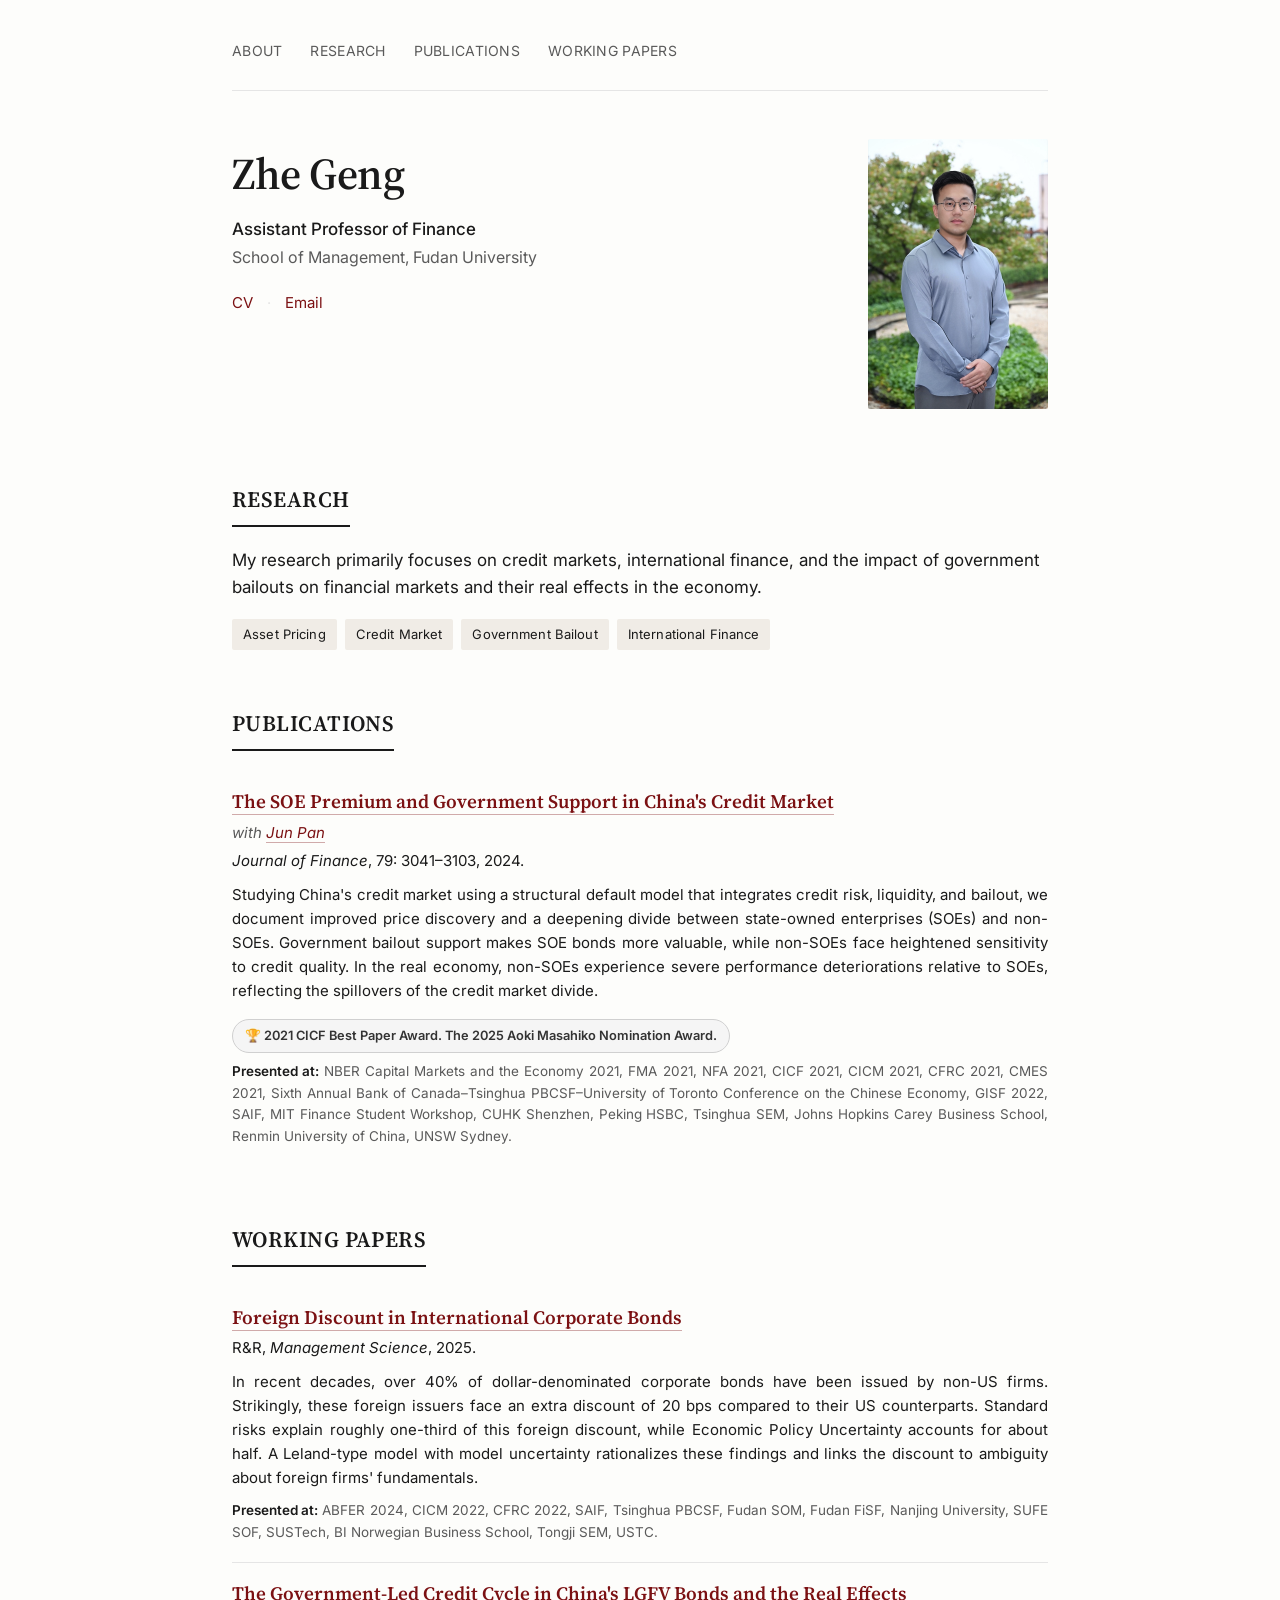
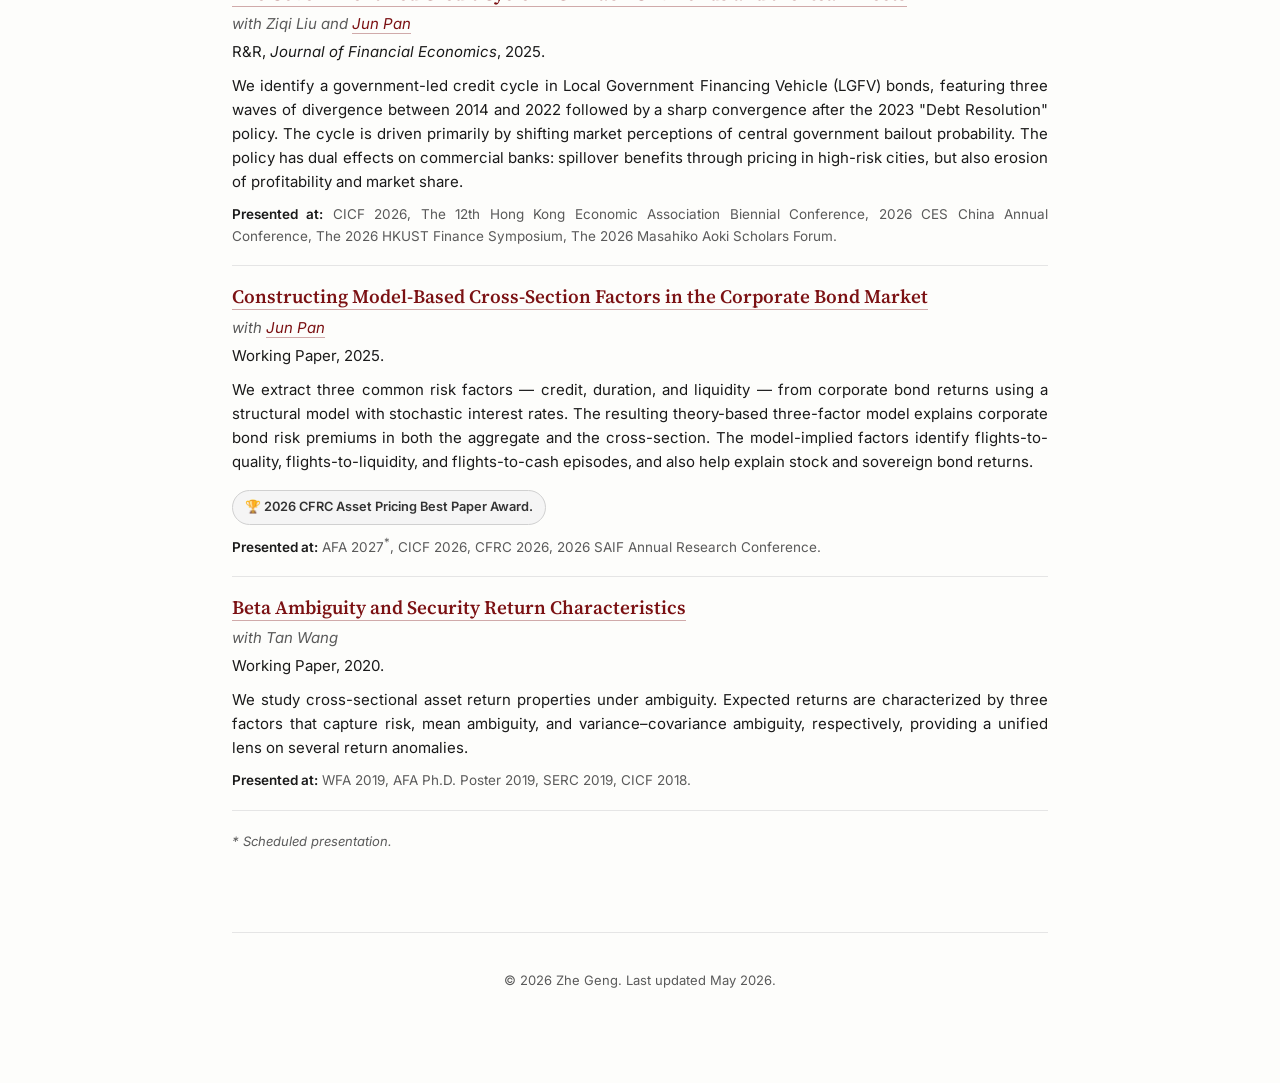
<file: index.html>
<!DOCTYPE html>
<html lang="en">
<head>
<meta charset="UTF-8">
<meta name="viewport" content="width=device-width, initial-scale=1.0">
<title>Zhe Geng — Finance, Fudan University</title>
<meta name="description" content="Zhe Geng — Assistant Professor of Finance at the School of Management, Fudan University. Research on credit markets, government bailouts, and China's financial markets.">
<meta name="author" content="Zhe Geng">
<link rel="canonical" href="https://zhe-geng.github.io/">
<link rel="icon" type="image/svg+xml" href="favicon.svg">
<link rel="icon" type="image/png" sizes="180x180" href="favicon.png">
<link rel="apple-touch-icon" href="favicon.png">

<!-- Open Graph / social preview cards -->
<meta property="og:type" content="profile">
<meta property="og:title" content="Zhe Geng — Finance, Fudan University">
<meta property="og:description" content="Assistant Professor of Finance at the School of Management, Fudan University. Research on credit markets, government bailouts, and China's financial markets.">
<meta property="og:url" content="https://zhe-geng.github.io/">
<meta property="og:image" content="https://zhe-geng.github.io/Photo_ZheGeng.JPG">
<meta property="og:site_name" content="Zhe Geng">
<meta name="twitter:card" content="summary">
<meta name="twitter:title" content="Zhe Geng — Finance, Fudan University">
<meta name="twitter:description" content="Assistant Professor of Finance, School of Management, Fudan University.">
<meta name="twitter:image" content="https://zhe-geng.github.io/Photo_ZheGeng.JPG">

<link rel="preconnect" href="https://fonts.googleapis.com">
<link rel="preconnect" href="https://fonts.gstatic.com" crossorigin>
<link href="https://fonts.googleapis.com/css2?family=Inter:wght@400;500;600&family=Source+Serif+Pro:wght@400;600&display=swap" rel="stylesheet">
<link rel="stylesheet" href="style.css">

<!-- Structured data (schema.org Person): helps Google recognize this as the official page
     for Zhe Geng and connect it to your Scholar / SSRN / NBER profiles. -->
<script type="application/ld+json">
{
  "@context": "https://schema.org",
  "@type": "Person",
  "name": "Zhe Geng",
  "url": "https://zhe-geng.github.io/",
  "image": "https://zhe-geng.github.io/Photo_ZheGeng.JPG",
  "email": "mailto:zhegeng@fudan.edu.cn",
  "jobTitle": "Assistant Professor of Finance",
  "affiliation": {
    "@type": "CollegeOrUniversity",
    "name": "School of Management, Fudan University",
    "url": "https://www.fdsm.fudan.edu.cn/"
  },
  "alumniOf": {
    "@type": "CollegeOrUniversity",
    "name": "Shanghai Advanced Institute of Finance, Shanghai Jiao Tong University"
  },
  "knowsAbout": [
    "Asset Pricing",
    "Credit Markets",
    "Government Bailout",
    "International Finance",
    "China's Financial Markets"
  ],
  "sameAs": [
    "https://scholar.google.com/citations?user=M-_ZtfgAAAAJ",
    "https://papers.ssrn.com/sol3/cf_dev/AbsByAuth.cfm?per_id=2765946",
    "https://www.nber.org/people/zhe_geng"
  ]
}
</script>
</head>
<body>
<div class="container">

  <header class="site-header">
    <nav>
      <a href="#about" class="nav-link">About</a>
      <a href="#research" class="nav-link">Research</a>
      <a href="#publications" class="nav-link">Publications</a>
      <a href="#working-papers" class="nav-link">Working Papers</a>
    </nav>
  </header>

  <section id="about" class="hero">
    <div class="hero-text">
      <h1>Zhe Geng</h1>
      <p class="title">Assistant Professor of Finance</p>
      <p class="affiliation">School of Management, Fudan University</p>
      <p class="links">
        <a href="CV_GengZhe_202605.pdf">CV</a>
        <span class="sep">·</span>
        <!-- <a href="https://papers.ssrn.com/sol3/cf_dev/AbsByAuth.cfm?per_id=2765946">SSRN</a>
        <span class="sep">·</span> -->
        <a href="mailto:zhegeng@fudan.edu.cn">Email</a>
      </p>
    </div>
    <div class="hero-photo">
      <img src="Photo_ZheGeng.JPG" alt="Zhe Geng">
    </div>
  </section>

  <section id="research">
    <h2>Research</h2>
    <p class="section-intro">
      My research primarily focuses on credit markets, international finance, and the impact of
      government bailouts on financial markets and their real effects in the economy.
    </p>
    <ul class="tags">
      <li>Asset Pricing</li>
      <li>Credit Market</li>
      <li>Government Bailout</li>
      <li>International Finance</li>
    </ul>
  </section>

  <section id="publications">
    <h2>Publications</h2>
    <article class="paper">
      <h3><a href="https://doi.org/10.1111/jofi.13380">The SOE Premium and Government Support in China's Credit Market</a></h3>
      <p class="authors">with <a href="https://en.saif.sjtu.edu.cn/junpan/">Jun Pan</a></p>
      <p class="venue"><em>Journal of Finance</em>, 79: 3041–3103, 2024.</p>
      <p class="abstract">
        Studying China's credit market using a structural default model that integrates
        credit risk, liquidity, and bailout, we document improved price discovery and a
        deepening divide between state-owned enterprises (SOEs) and non-SOEs. Government
        bailout support makes SOE bonds more valuable, while non-SOEs face heightened
        sensitivity to credit quality. In the real economy, non-SOEs experience severe
        performance deteriorations relative to SOEs, reflecting the spillovers of the
        credit market divide.
      </p>
      <!-- <p class="award" style="display: inline-block; background: #FFF8E7; color: #B8860B; padding: 6px 12px; border-radius: 20px; font-weight: 600; font-size: 0.8rem; border: 1px solid #FFD700;">
  🏆 2021 CICF Best Paper Award. The 2025 Aoki Masahiko Nomination Award.
</p> -->
<p class="award" style="display: inline-block; background: #F5F5F5; color: #333333; padding: 6px 12px; border-radius: 20px; font-weight: 600; font-size: 0.8rem; border: 1px solid #D0D0D0;">
  🏆 2021 CICF Best Paper Award. The 2025 Aoki Masahiko Nomination Award.
</p>
      <!-- <p class="award">2021 CICF Best Paper Award. The 2025 Aoki Masahiko Nomination Award.</p> -->
      <p class="presentations">
        <strong>Presented at:</strong> NBER Capital Markets and the Economy 2021, FMA 2021,
        NFA 2021, CICF 2021, CICM 2021, CFRC 2021, CMES 2021, Sixth Annual Bank of
        Canada–Tsinghua PBCSF–University of Toronto Conference on the Chinese Economy,
        GISF 2022, SAIF, MIT Finance Student Workshop, CUHK Shenzhen, Peking HSBC,
        Tsinghua SEM, Johns Hopkins Carey Business School, Renmin University of China,
        UNSW Sydney.
      </p>
    </article>
  </section>

  <section id="working-papers">
    <h2>Working Papers</h2>

    <article class="paper">
      <h3><a href="https://papers.ssrn.com/sol3/papers.cfm?abstract_id=3968370">Foreign Discount in International Corporate Bonds</a></h3>
      <p class="venue">R&amp;R, <em>Management Science</em>, 2025.</p>
      <p class="abstract">
        In recent decades, over 40% of dollar-denominated corporate bonds have been issued
        by non-US firms. Strikingly, these foreign issuers face an extra discount of
        20 bps compared to their US counterparts. Standard risks explain roughly one-third
        of this foreign discount, while Economic Policy Uncertainty accounts for about
        half. A Leland-type model with model uncertainty rationalizes these findings and
        links the discount to ambiguity about foreign firms' fundamentals.
      </p>
      <p class="presentations">
        <strong>Presented at:</strong> ABFER 2024, CICM 2022, CFRC 2022, SAIF,
        Tsinghua PBCSF, Fudan SOM, Fudan FiSF, Nanjing University, SUFE SOF, SUSTech, BI Norwegian Business School,
        Tongji SEM, USTC.
      </p>
    </article>

    <article class="paper">
      <h3><a href="https://papers.ssrn.com/sol3/papers.cfm?abstract_id=5914284">The Government-Led Credit Cycle in China's LGFV Bonds and the Real Effects</a></h3>
      <p class="authors">with Ziqi Liu and <a href="https://en.saif.sjtu.edu.cn/junpan/">Jun Pan</a></p>
      <p class="venue">R&amp;R, <em>Journal of Financial Economics</em>, 2025.</p>
      <p class="abstract">
        We identify a government-led credit cycle in Local Government Financing Vehicle
        (LGFV) bonds, featuring three waves of divergence between 2014 and 2022 followed
        by a sharp convergence after the 2023 "Debt Resolution" policy. The cycle is
        driven primarily by shifting market perceptions of central government bailout
        probability. The policy has dual effects on commercial banks: spillover benefits
        through pricing in high-risk cities, but also erosion of profitability and
        market share.
      </p>
      <p class="presentations">
        <strong>Presented at:</strong> CICF 2026, The 12th Hong Kong Economic Association Biennial Conference, 2026 CES China Annual Conference, The 2026 HKUST Finance Symposium, The 2026 Masahiko Aoki Scholars Forum.
      </p>
    </article>

    <article class="paper">
      <h3><a href="https://papers.ssrn.com/sol3/papers.cfm?abstract_id=5808222">Constructing Model-Based Cross-Section Factors in the Corporate Bond Market</a></h3>
      <p class="authors">with <a href="https://en.saif.sjtu.edu.cn/junpan/">Jun Pan</a></p>
      <p class="venue">Working Paper, 2025.</p>
      <p class="abstract">
        We extract three common risk factors — credit, duration, and liquidity — from
        corporate bond returns using a structural model with stochastic interest rates.
        The resulting theory-based three-factor model explains corporate bond risk
        premiums in both the aggregate and the cross-section. The model-implied factors
        identify flights-to-quality, flights-to-liquidity, and flights-to-cash episodes,
        and also help explain stock and sovereign bond returns.
      </p>
      <p class="award" style="display: inline-block; background: #F5F5F5; color: #333333; padding: 6px 12px; border-radius: 20px; font-weight: 600; font-size: 0.8rem; border: 1px solid #D0D0D0;">
  🏆 2026 CFRC Asset Pricing Best Paper Award.
</p>
      <p class="presentations">
        <strong>Presented at:</strong> AFA 2027<sup>*</sup>, CICF 2026, CFRC 2026, 2026 SAIF Annual Research Conference.
      </p>
    </article>

    <article class="paper">
      <h3><a href="https://www.aeaweb.org/conference/2019/preliminary/paper/HfR2kdti">Beta Ambiguity and Security Return Characteristics</a></h3>
      <p class="authors">with Tan Wang</p>
      <p class="venue">Working Paper, 2020.</p>
      <p class="abstract">
        We study cross-sectional asset return properties under ambiguity. Expected
        returns are characterized by three factors that capture risk, mean ambiguity,
        and variance–covariance ambiguity, respectively, providing a unified lens on
        several return anomalies.
      </p>
      <p class="presentations">
        <strong>Presented at:</strong> WFA 2019, AFA Ph.D. Poster 2019, SERC 2019, CICF 2018.
      </p>
    </article>
    <p class="sched-note">* Scheduled presentation.</p>
  </section>

  <footer>
    <p>&copy; 2026 Zhe Geng. Last updated May 2026.</p>
  </footer>

</div>
</body>
</html>
</file>
<file: style.css>
:root {
  --ink: #1a1a1a;
  --muted: #5a5a5a;
  --accent: #7b1113;
  --rule: #e5e5e5;
  --bg: #fdfdfb;
  --serif: "Source Serif Pro", "Georgia", "Times New Roman", serif;
  --sans: "Inter", -apple-system, "Helvetica Neue", Arial, sans-serif;
}

* { box-sizing: border-box; }

html { scroll-behavior: smooth; }

body {
  margin: 0;
  background: var(--bg);
  color: var(--ink);
  font-family: var(--sans);
  font-size: 17px;
  line-height: 1.6;
  -webkit-font-smoothing: antialiased;
}

.container {
  max-width: 880px;
  margin: 0 auto;
  padding: 40px 32px 80px;
}

/* Header / nav */
.site-header {
  padding-bottom: 28px;
  margin-bottom: 48px;
  border-bottom: 1px solid var(--rule);
}

.site-header nav {
  display: flex;
  flex-wrap: wrap;
  gap: 28px;
  font-size: 14px;
  letter-spacing: 0.02em;
  text-transform: uppercase;
}

.nav-link {
  color: var(--muted);
  text-decoration: none;
  transition: color 0.15s ease;
}

.nav-link:hover { color: var(--accent); }

/* Hero */
.hero {
  display: grid;
  grid-template-columns: 1fr 180px;
  gap: 40px;
  align-items: start;
  margin-bottom: 64px;
}

.hero h1 {
  font-family: var(--serif);
  font-size: 44px;
  font-weight: 600;
  letter-spacing: -0.01em;
  margin: 0 0 6px;
  color: var(--ink);
}

.hero .title {
  font-size: 17px;
  color: var(--ink);
  margin: 0 0 2px;
  font-weight: 500;
}

.hero .affiliation {
  font-size: 16px;
  color: var(--muted);
  margin: 0 0 20px;
}

.hero .bio {
  font-size: 16px;
  color: var(--ink);
  margin: 0 0 18px;
  max-width: 60ch;
}

.hero .links { font-size: 15px; margin: 0; }
.hero .links a {
  color: var(--accent);
  text-decoration: none;
  border-bottom: 1px solid transparent;
  transition: border-color 0.15s ease;
}
.hero .links a:hover { border-bottom-color: var(--accent); }
.hero .links .sep { color: var(--rule); margin: 0 10px; }

.hero-photo img {
  width: 180px;
  height: auto;
  border-radius: 2px;
  filter: grayscale(15%);
}

/* Sections */
section {
  margin-bottom: 56px;
}

section h2 {
  font-family: var(--serif);
  font-size: 22px;
  font-weight: 600;
  letter-spacing: 0.02em;
  text-transform: uppercase;
  color: var(--ink);
  margin: 0 0 20px;
  padding-bottom: 8px;
  border-bottom: 2px solid var(--ink);
  display: inline-block;
}

.section-intro {
  color: var(--ink);
  margin: 0 0 16px;
}

.tags {
  list-style: none;
  padding: 0;
  margin: 18px 0 0;
  display: flex;
  flex-wrap: wrap;
  gap: 8px;
}

.tags li {
  font-size: 13px;
  padding: 5px 11px;
  background: #f0ece6;
  color: var(--ink);
  border-radius: 2px;
  letter-spacing: 0.01em;
}

/* Paper entries */
.paper {
  padding: 18px 0;
  border-bottom: 1px solid var(--rule);
}
.paper:last-child { border-bottom: none; }

.paper h3 {
  font-family: var(--serif);
  font-size: 19px;
  font-weight: 600;
  margin: 0 0 6px;
  line-height: 1.35;
}

.paper h3 a {
  color: var(--accent);
  text-decoration: none;
  border-bottom: 1px solid rgba(123, 17, 19, 0.35);
  transition: color 0.15s ease, border-color 0.15s ease;
}

.paper h3 a:hover {
  color: var(--accent);
  border-bottom-color: var(--accent);
}

.paper .authors a {
  color: var(--accent);
  text-decoration: none;
  border-bottom: 1px solid rgba(123, 17, 19, 0.35);
  transition: border-color 0.15s ease;
}

.paper .authors a:hover {
  border-bottom-color: var(--accent);
}

.paper .abstract,
.paper .presentations {
  line-height: 1.6;
}

.paper .abstract {
  font-size: 15px;
  color: var(--ink);
  margin: 10px 0 10px;
  text-align: justify;
}

.paper .presentations {
  font-size: 13.5px;
  color: var(--muted);
  margin: 8px 0 0;
  text-align: justify;
}

.paper .presentations strong {
  color: var(--ink);
  font-weight: 600;
}

.paper .authors {
  font-size: 15px;
  color: var(--muted);
  margin: 0 0 4px;
  font-style: italic;
}

.paper .venue {
  font-size: 15px;
  color: var(--ink);
  margin: 0 0 8px;
}

.paper-links {
  font-size: 14px;
  margin: 0;
}

.paper-links a {
  color: var(--accent);
  text-decoration: none;
  margin-right: 14px;
  border-bottom: 1px solid transparent;
  transition: border-color 0.15s ease;
}
.paper-links a:hover { border-bottom-color: var(--accent); }

.paper .award {
  font-size: 13px;
  color: var(--muted);
  margin: 6px 0 0;
}

.sched-note {
  font-size: 13px;
  color: var(--muted);
  margin: 20px 0 0;
  font-style: italic;
}

/* Contact */
#contact p {
  margin: 0 0 8px;
  color: var(--ink);
}
#contact a { color: var(--accent); text-decoration: none; }
#contact a:hover { text-decoration: underline; }

/* Footer */
footer {
  margin-top: 80px;
  padding-top: 24px;
  border-top: 1px solid var(--rule);
  font-size: 13px;
  color: var(--muted);
  text-align: center;
}

/* Responsive */
@media (max-width: 640px) {
  .container { padding: 28px 20px 60px; }
  .hero {
    grid-template-columns: 1fr;
    gap: 24px;
  }
  .hero-photo { order: -1; }
  .hero-photo img { width: 140px; height: auto; }
  .hero h1 { font-size: 34px; }
  .site-header nav { gap: 18px; font-size: 13px; }
}
</file>
